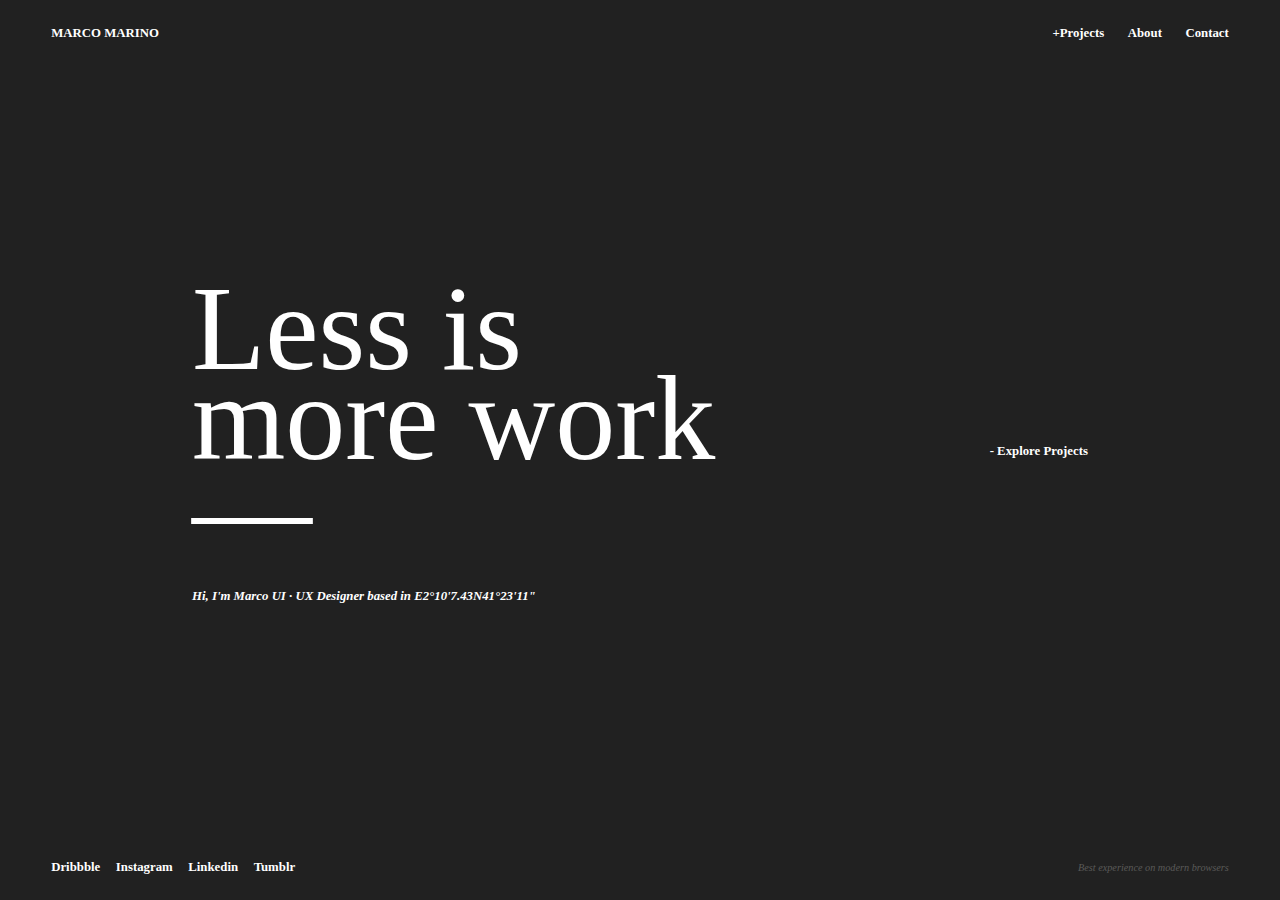
<file: index.html>
<!DOCTYPE html>
<html lang="en">
<head>
    <meta charset="UTF-8">
    <meta name="viewport" content="width=device-width, initial-scale=1.0">
    <link rel="stylesheet" href="css/style.min.css">
    <title>07 - Marco - Home</title>
</head>
<body class="body-bg">
    <div class="bg"></div>
    <div class="endContact"></div>
    <header class="header">
        <nav class="main-nav">
            <a href="index.html">Marco Marino</a>
            <a href="projects.html">+Projects</a>
            <a href="about.html">About</a>
            <a href="#" class="navContact">Contact</a>
        </nav>
    </header>
    <main class="main-home main">
        <section class="home-content">
            <div class="home-left">
                <h1>Less is more work —</h1>
                <p>Hi, I'm Marco UI · UX Designer based in E2°10'7.43N41°23'11"</p>
            </div>
            <div class="home-right">
                <a href="projects.html">- Explore Projects</a>
            </div>
        </section>
    </main>
    <div class="contact">
        <form action="" method="post">
            <div>
                <p>Hello! Let's work together.</p>
                <div class="cursorEnd">
                    <div></div>
                    <div></div>
                </div>
            </div>
            <div>
                <input type="text" name="firstName" id="firstName" placeholder="First name">
                <input type="text" name="secondName" id="secondName" placeholder="Second name">
            </div>
            <input type="email" name="email" id="email" placeholder="Email adress">
            <textarea name="textContact" id="textContact" cols="30" rows="10" placeholder="Project description"></textarea>
            <input type="submit" value="send request" id="sendBtn" onclick="">
            <a href="#">Download resume</a>
        </form>
    </div>
    <footer class="footer">
        <div class="footer-nav">
            <nav class="socials">
                <a href="#">Dribbble</a>
                <a href="#">Instagram</a>
                <a href="#">Linkedin</a>
                <a href="#">Tumblr</a>
            </nav>
        </div>
        <div class="small">
            <small>Best experience on modern browsers</small>
        </div>
    </footer>
<script src="js/script.js"></script>
</body>
</html>
</file>
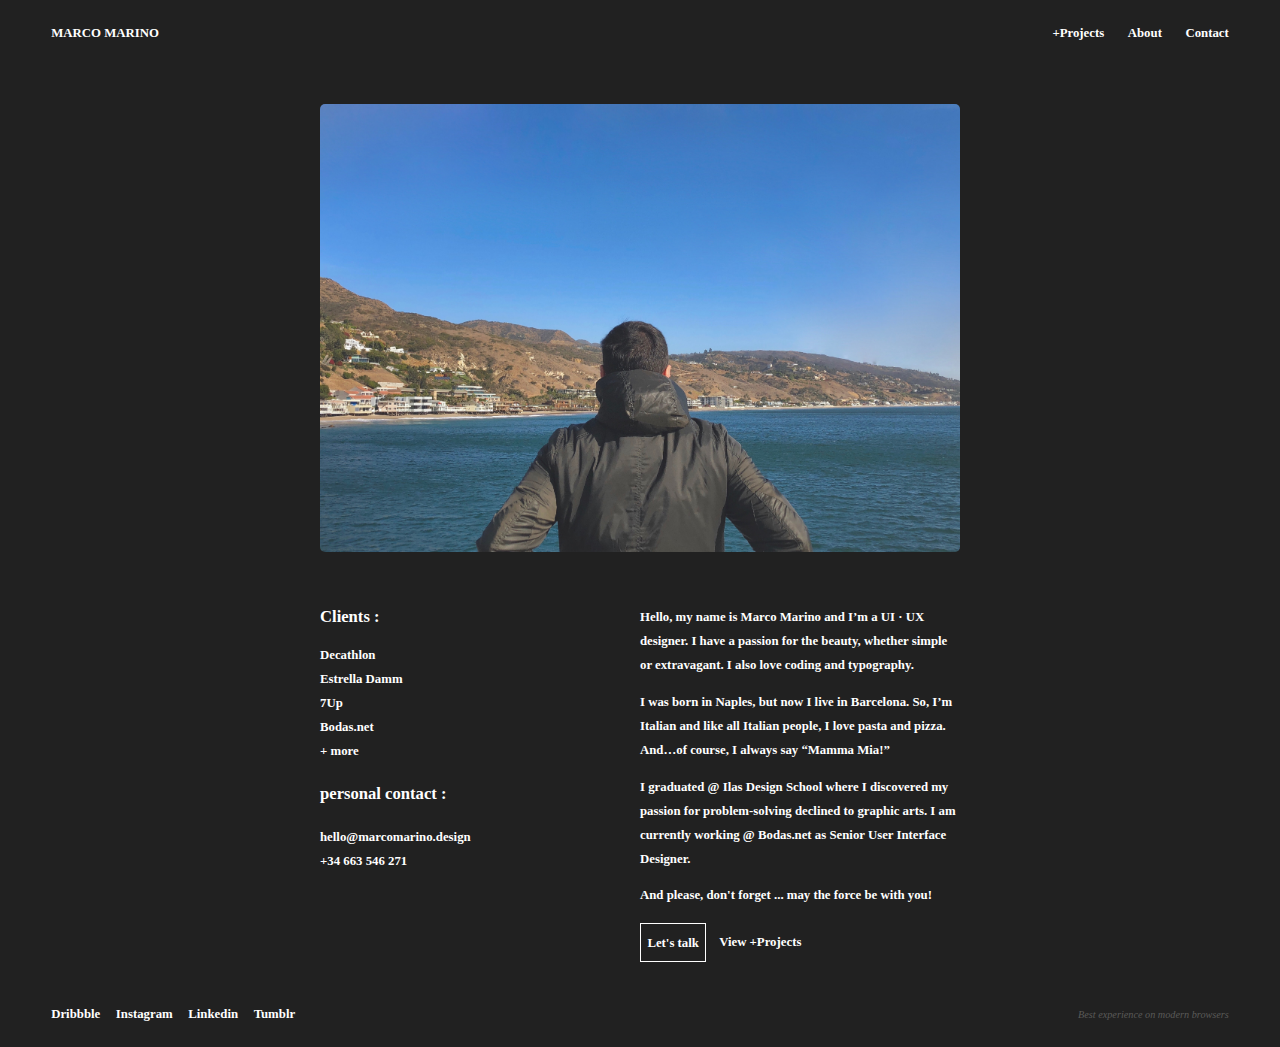
<file: about.html>
<!DOCTYPE html>
<html lang="en">
<head>
    <meta charset="UTF-8">
    <meta name="viewport" content="width=device-width, initial-scale=1.0">
    <link rel="stylesheet" href="css/style.min.css">
    <title>07 - Marco - About</title>
</head>
<body>
    <div class="bg"></div>
    <div class="endContact"></div>
    <header class="header">
        <nav class="main-nav">
            <a href="index.html">Marco Marino</a>
            <a href="projects.html">+Projects</a>
            <a href="about.html">About</a>
            <a href="#" class="navContact">Contact</a>
        </nav>
    </header>
    <main class="main-about">
        <section class="about-content">
            <img src="img/about-img.jpg" alt="Beautiful view with sun">
            <div class="about-content-txt">
                <div class="content-txt-left">
                    <p><span>Clients :</span></p>
                    <p>
                        Decathlon<br>
                        Estrella Damm<br>
                        7Up<br>
                        Bodas.net<br>
                        + more<br>
                    </p>
                    <p><span>personal contact :</span></p>
                    <p>
                        hello@marcomarino.design<br>
                        +34 663 546 271
                    </p>
                </div>
                <div class="content-txt-right">
                    <p>Hello, my name is Marco Marino and I’m a UI · UX designer. I have a passion for the beauty, whether simple or extravagant. I also love coding and typography.</p>
                    <p>I was born in Naples, but now I live in Barcelona. So, I’m Italian and like all Italian people, I love pasta and pizza. And…of course, I always say “Mamma Mia!”</p>
                    <p>I graduated @ Ilas Design School where I discovered my passion for problem-solving declined to graphic arts. I am currently working @ Bodas.net as Senior User Interface Designer.</p>
                    <p>And please, don't forget ... may the force be with you!</p>
                    <p><a href="projects.html" class="btn">Let's talk</a><a href="projects.html">View +Projects</a></p>
                </div>
            </div>
        </section>
    </main>
    <div class="contact">
        <form action="" method="post">
            <div>
                <p>Hello! Let's work together.</p>
                <div class="cursorEnd">
                    <div></div>
                    <div></div>
                </div>
            </div>
            <div>
                <input type="text" name="firstName" id="firstName" placeholder="First name">
                <input type="text" name="secondName" id="secondName" placeholder="Second name">
            </div>
            <input type="email" name="email" id="email" placeholder="Email adress">
            <textarea name="textContact" id="textContact" cols="30" rows="10" placeholder="Project description"></textarea>
            <input type="submit" value="send request" id="sendBtn" onclick="">
            <a href="#">Download resume</a>
        </form>
    </div>
    <footer class="footer">
        <div class="footer-nav">
            <nav class="socials">
                <a href="#">Dribbble</a>
                <a href="#">Instagram</a>
                <a href="#">Linkedin</a>
                <a href="#">Tumblr</a>
            </nav>
        </div>
        <div class="small">
            <small>Best experience on modern browsers</small>
        </div>
    </footer>
<script src="js/script.js"></script>
</body>
</html>
</file>
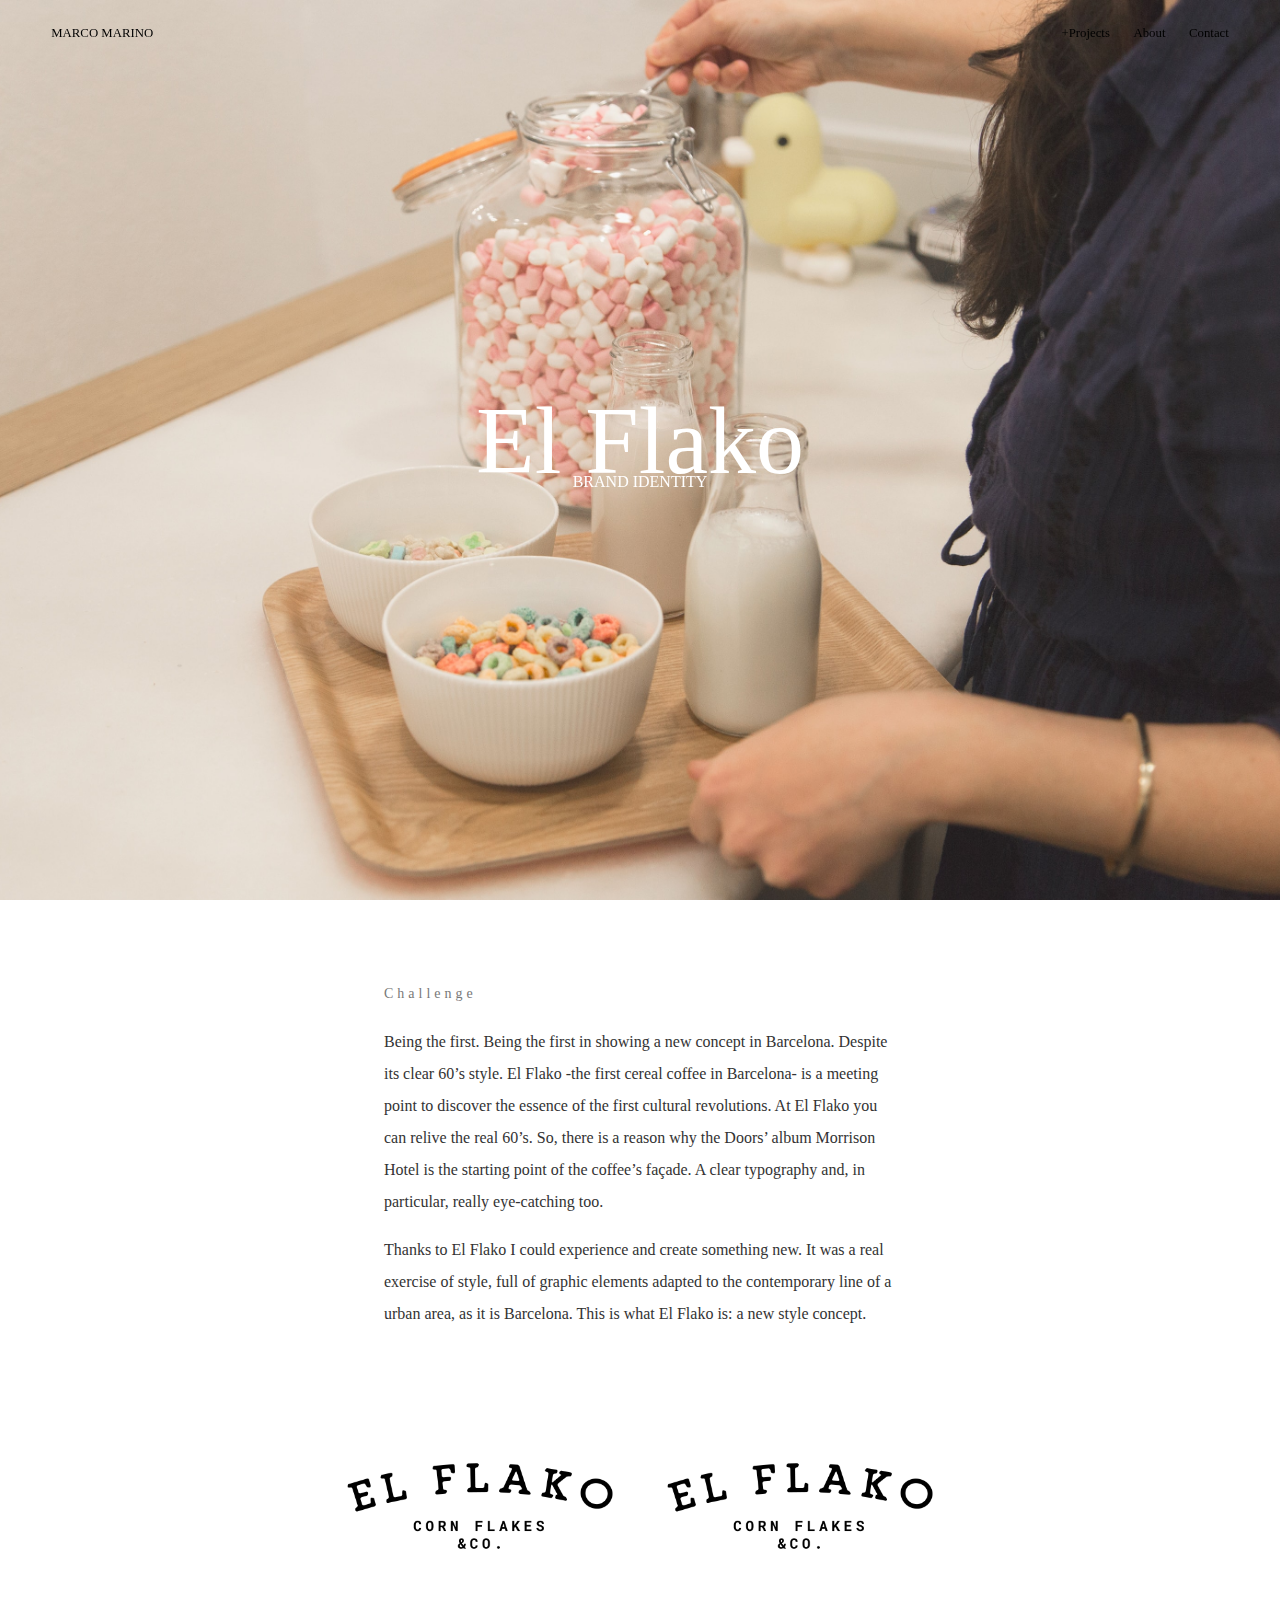
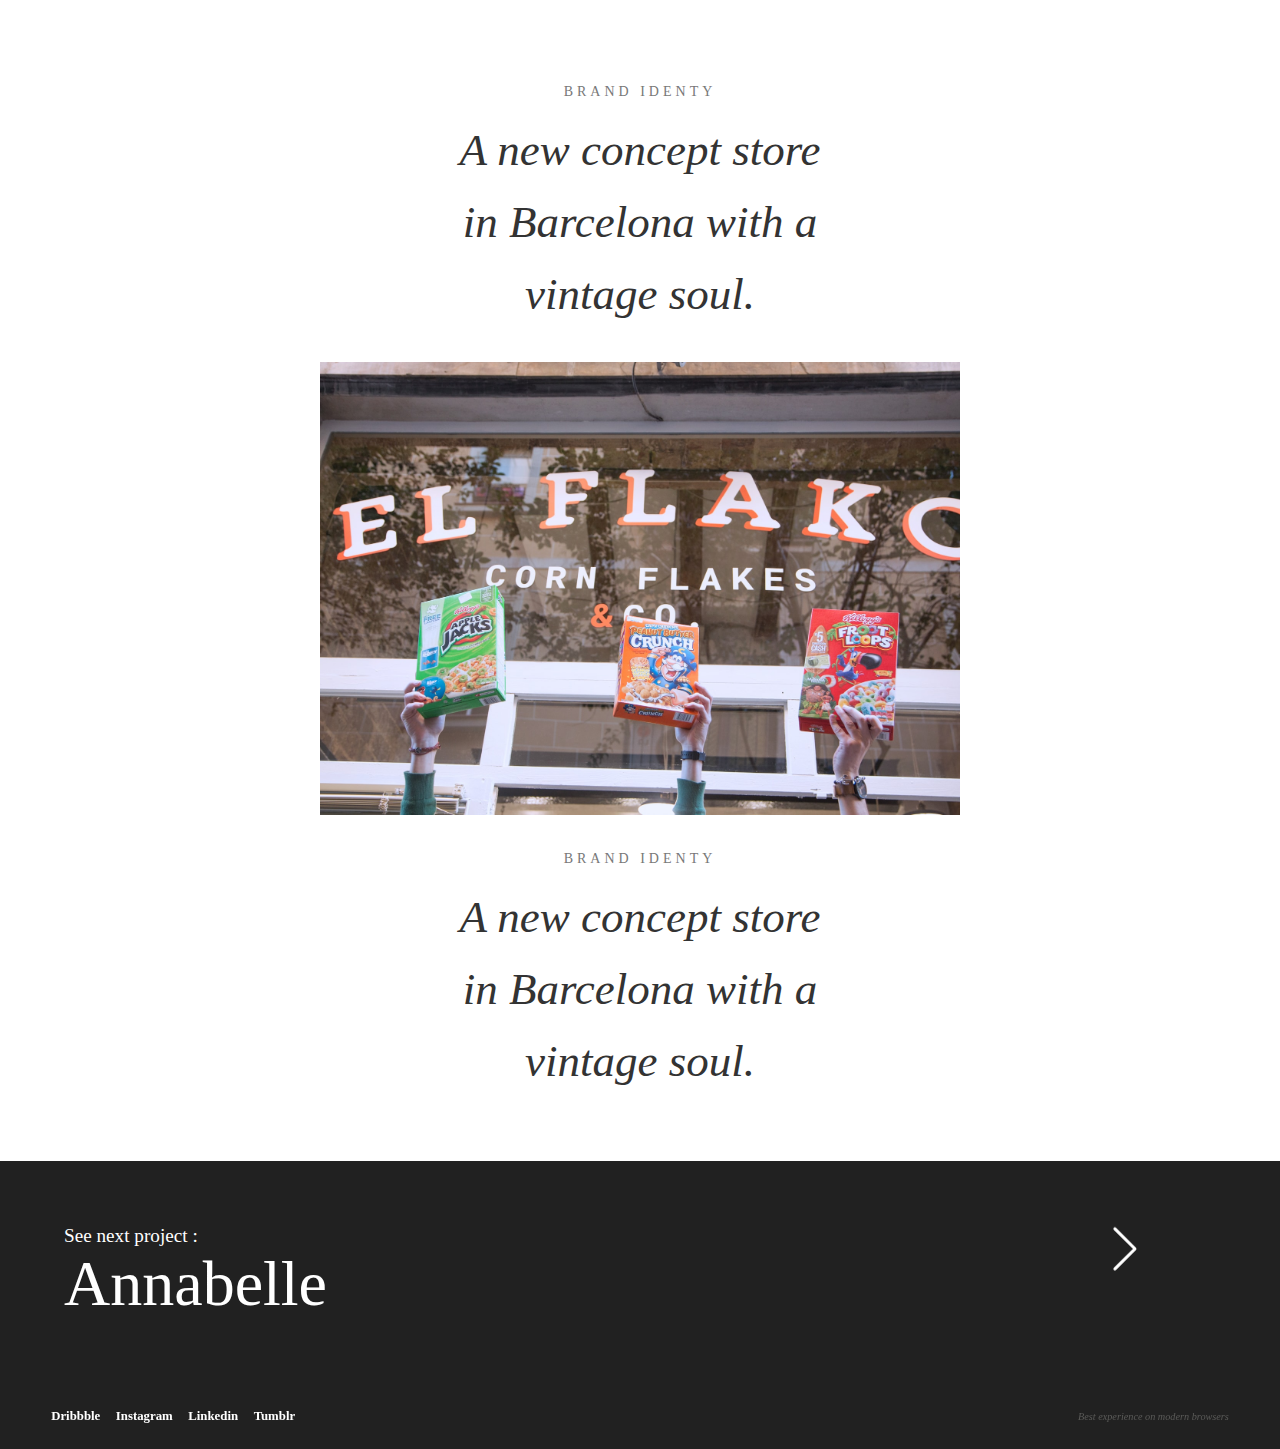
<file: flako.html>
<!DOCTYPE html>
<html lang="en">
<head>
    <meta charset="UTF-8">
    <meta name="viewport" content="width=device-width, initial-scale=1.0">
    <link rel="stylesheet" href="css/style.min.css">
    <title>07 - Marco - Home</title>
</head>
<body class="body-bg">
    <div class="bg"></div>
    <div class="endContact"></div>
    <header class="header header-projects">
        <nav class="main-nav nav-dark">
            <a href="index.html">Marco Marino</a>
            <a href="projects.html">+Projects</a>
            <a href="about.html">About</a>
            <a href="#" class="navContact">Contact</a>
        </nav>
        <div>
            <p>El Flako</p>
            <p>BRAND IDENTITY</p>
        </div>
    </header>
    <main class="main-flako wrap">
        <section class="flako-content">
                <p>Challenge</p>
                <p>Being the first. Being the first in showing a new concept in Barcelona. Despite its clear 60’s style. El Flako -the first cereal coffee in Barcelona- is a meeting point to discover the essence of the first cultural revolutions. At El Flako you can relive the real 60’s. So, there is a reason why the Doors’ album Morrison Hotel is the starting point of the coffee’s façade. A clear typography and, in particular, really eye-catching too.</p>
                <p>Thanks to El Flako I could experience and create something new. It was a real exercise of style, full of graphic elements adapted to the contemporary line of a urban area, as it is Barcelona. This is what El Flako is: a new style concept.
                </p>
        </section>
        <section class="flako-img-duo">
            <div><img src="img/Brand-Press_Black.png" alt=""></div>
            <div><img src="img/Brand-Press_Black.png" alt=""></div>
        </section>
        <section class="flako-typo-important">
            <p>BRAND IDENTY</p>
            <p>A new concept store in Barcelona with a vintage soul.</p>
        </section>
        <section class="flako-img-solo">
            <div><img src="img/flako6-min.jpg" alt=""></div>
        </section>
        <section class="flako-typo-important">
            <p>BRAND IDENTY</p>
            <p>A new concept store in Barcelona with a vintage soul.</p>
        </section>
    </main>
    <div class="contact">
        <form action="" method="post">
            <div>
                <p>Hello! Let's work together.</p>
                <div class="cursorEnd">
                    <div></div>
                    <div></div>
                </div>
            </div>
            <div>
                <input type="text" name="firstName" id="firstName" placeholder="First name">
                <input type="text" name="secondName" id="secondName" placeholder="Second name">
            </div>
            <input type="email" name="email" id="email" placeholder="Email adress">
            <textarea name="textContact" id="textContact" cols="30" rows="10" placeholder="Project description"></textarea>
            <input type="submit" value="send request" id="sendBtn" onclick="">
            <a href="#">Download resume</a>
        </form>
    </div>
    <div class="next-project">
        <a href="#">
            <div>
                <p>See next project :</p>
                <p>Annabelle</p>
            </div>
            <div>
                <img src="img/down-arrow.svg" alt="">
            </div>
        </a>
    </div>
    <footer class="footer">
        <div class="footer-nav">
            <nav class="socials">
                <a href="#">Dribbble</a>
                <a href="#">Instagram</a>
                <a href="#">Linkedin</a>
                <a href="#">Tumblr</a>
            </nav>
        </div>
        <div class="small">
            <small>Best experience on modern browsers</small>
        </div>
    </footer>
<script src="js/script.js"></script>
</body>
</html>
</file>
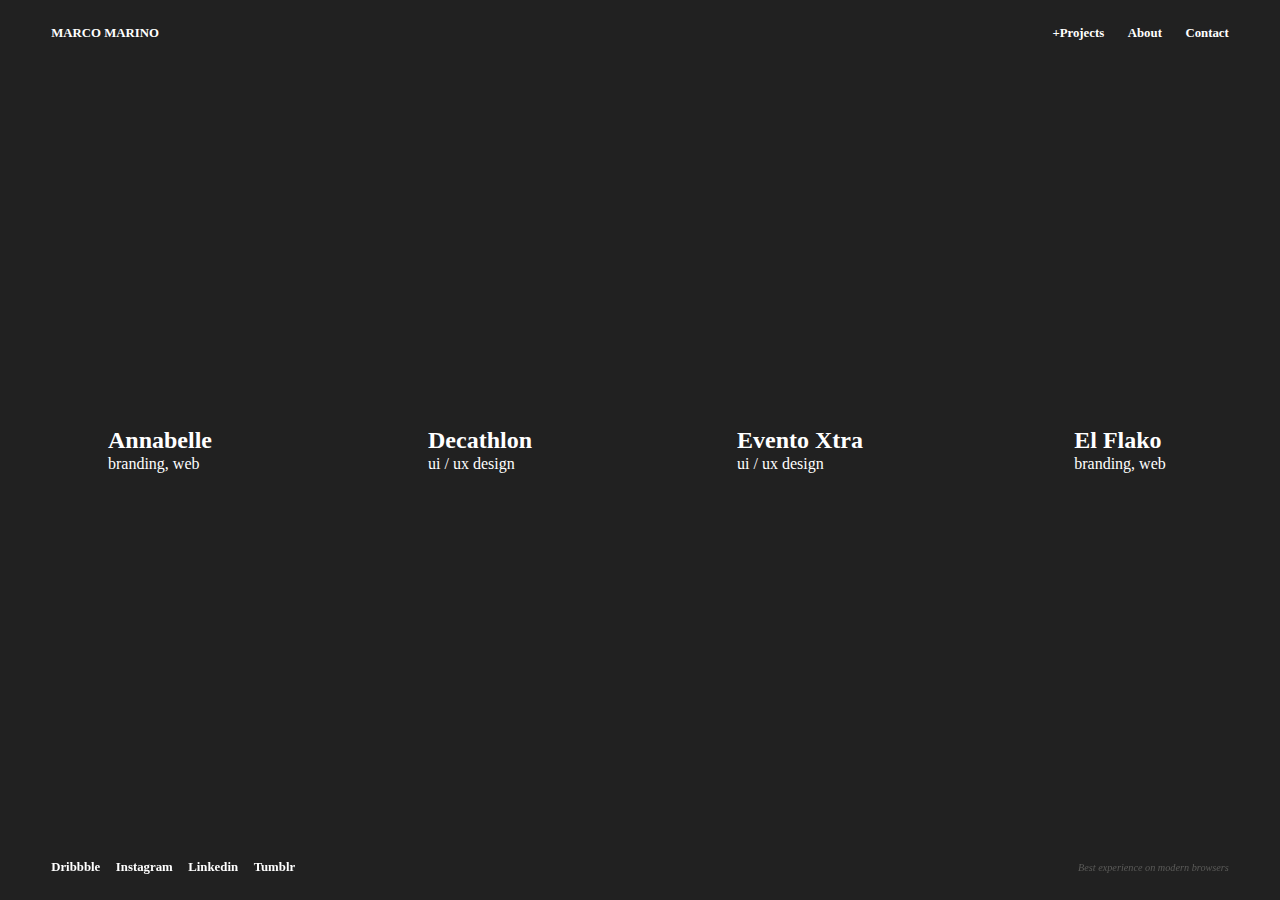
<file: projects.html>
<!DOCTYPE html>
<html lang="en">
<head>
    <meta charset="UTF-8">
    <meta name="viewport" content="width=device-width, initial-scale=1.0">
    <link rel="stylesheet" href="css/style.min.css">
    <title>07 - Marco - Pojects</title>
</head>
<body class="body-bg">
    <div class="bg"></div>
    <div class="endContact"></div>
    <header class="header">
        <nav class="main-nav">
            <a href="index.html">Marco Marino</a>
            <a href="projects.html">+Projects</a>
            <a href="about.html">About</a>
            <a href="#" class="navContact">Contact</a>
        </nav>
    </header>
    <main class="main-projects">
        <section class="box1">
            <a href="#">
                <h2>Annabelle</h2>
                <p>branding, web</p>
            </a>
        </section>
        <section class="box2">
            <a href="#">
                <h2>Decathlon</h2>
                <p>ui / ux design</p>
            </a>
        </section>
        <section class="box3">
            <a href="#">
                <h2>Evento Xtra</h2>
                <p>ui / ux design</p>
            </a>
        </section>
        <section class="box4">
            <a href="flako.html">
                <h2>El Flako</h2>
                <p>branding, web</p>
            </a>
        </section>
    </main>
    <div class="contact">
        <form action="" method="post">
            <div>
                <p>Hello! Let's work together.</p>
                <div class="cursorEnd">
                    <div></div>
                    <div></div>
                </div>
            </div>
            <div>
                <input type="text" name="firstName" id="firstName" placeholder="First name">
                <input type="text" name="secondName" id="secondName" placeholder="Second name">
            </div>
            <input type="email" name="email" id="email" placeholder="Email adress">
            <textarea name="textContact" id="textContact" cols="30" rows="10" placeholder="Project description"></textarea>
            <input type="submit" value="send request" id="sendBtn" onclick="">
            <a href="#">Download resume</a>
        </form>
    </div>
    <footer class="footer footer-projects">
        <div class="footer-nav">
            <nav class="socials">
                <a href="#">Dribbble</a>
                <a href="#">Instagram</a>
                <a href="#">Linkedin</a>
                <a href="#">Tumblr</a>
            </nav>
        </div>
        <div class="small">
            <small>Best experience on modern browsers</small>
        </div>
    </footer>
<script src="js/script.js"></script>
</body>
</html>
</file>
<file: css/style.min.css>
/*! normalize.css v8.0.1 | MIT License | github.com/necolas/normalize.css */@import url("https://fonts.googleapis.com/css2?family=Montserrat:ital,wght@0,100;0,200;0,300;0,400;0,500;0,600;0,700;0,800;0,900;1,100;1,200;1,300;1,400;1,500;1,600;1,700;1,800;1,900&display=swap");*,*::before,*::after{-webkit-box-sizing:border-box;box-sizing:border-box}html{line-height:1.15;-webkit-text-size-adjust:100%}body{margin:0}main{display:block}h1{font-size:2em;margin:0.67em 0}hr{-webkit-box-sizing:content-box;box-sizing:content-box;height:0;overflow:visible}pre{font-family:monospace, monospace;font-size:1em}a{background-color:transparent}abbr[title]{border-bottom:none;text-decoration:underline;-webkit-text-decoration:underline dotted;text-decoration:underline dotted}b,strong{font-weight:bolder}code,kbd,samp{font-family:monospace, monospace;font-size:1em}small{font-size:80%}sub,sup{font-size:75%;line-height:0;position:relative;vertical-align:baseline}sub{bottom:-0.25em}sup{top:-0.5em}img{border-style:none}button,input,optgroup,select,textarea{font-family:inherit;font-size:100%;line-height:1.15;margin:0}button,input{overflow:visible}button,select{text-transform:none}button,[type="button"],[type="reset"],[type="submit"]{-webkit-appearance:button}button::-moz-focus-inner,[type="button"]::-moz-focus-inner,[type="reset"]::-moz-focus-inner,[type="submit"]::-moz-focus-inner{border-style:none;padding:0}button:-moz-focusring,[type="button"]:-moz-focusring,[type="reset"]:-moz-focusring,[type="submit"]:-moz-focusring{outline:1px dotted ButtonText}fieldset{padding:0.35em 0.75em 0.625em}legend{-webkit-box-sizing:border-box;box-sizing:border-box;color:inherit;display:table;max-width:100%;padding:0;white-space:normal}progress{vertical-align:baseline}textarea{overflow:auto}[type="checkbox"],[type="radio"]{-webkit-box-sizing:border-box;box-sizing:border-box;padding:0}[type="number"]::-webkit-inner-spin-button,[type="number"]::-webkit-outer-spin-button{height:auto}[type="search"]{-webkit-appearance:textfield;outline-offset:-2px}[type="search"]::-webkit-search-decoration{-webkit-appearance:none}::-webkit-file-upload-button{-webkit-appearance:button;font:inherit}details{display:block}summary{display:list-item}template{display:none}[hidden]{display:none}@font-face{font-family:"Circularpro book";src:url("https://www.marcomarino.design/fonts/CircularPro-Book.otf") format("opentype")}body{font-family:"Circularpro book"}.header{width:100%}.header-projects{background:url("../img/flako.jpg");background-position:center;background-repeat:no-repeat;background-size:cover;background-attachment:fixed;min-height:100vh;position:relative}.header-projects div{position:fixed;display:-webkit-box;display:-ms-flexbox;display:flex;-webkit-box-pack:center;-ms-flex-pack:center;justify-content:center;-webkit-box-align:center;-ms-flex-align:center;align-items:center;-webkit-box-orient:vertical;-webkit-box-direction:normal;-ms-flex-direction:column;flex-direction:column;width:100%;height:100%;color:#fff}.header-projects div p:nth-of-type(1){font-size:6em;margin:0;line-height:65px}.header-projects div p:nth-of-type(2){font-size:1em;margin:0;text-transform:uppercase}.footer{position:relative;z-index:999;display:-webkit-box;display:-ms-flexbox;display:flex;-webkit-box-align:end;-ms-flex-align:end;align-items:flex-end;width:100%;color:#fff;font-size:0.8em;padding:0 4% 2% 4%}@media screen and (max-width: 991px){.footer{display:none}}.footer .footer-nav{width:35%;margin-right:auto}.footer .footer-nav a{color:inherit;text-decoration:none;font-size:inherit;font-weight:600;margin-right:3%}.footer small{color:#5a5a58;font-style:italic}.next-project{padding:5% 5%;width:100%}.next-project a{display:-webkit-box;display:-ms-flexbox;display:flex;-webkit-box-orient:horizontal;-webkit-box-direction:normal;-ms-flex-direction:row;flex-direction:row;-ms-flex-wrap:nowrap;flex-wrap:nowrap;width:100%;color:#fff;text-decoration:none}.next-project a div:nth-of-type(1){margin-right:auto;width:30%}.next-project a div:nth-of-type(1) p:nth-of-type(1){font-size:1.2em;margin:0}.next-project a div:nth-of-type(1) p:nth-of-type(2){font-size:4em;margin:0}.next-project a div:nth-of-type(2){width:10%}.next-project a div:nth-of-type(2) img{-webkit-transform:rotate(-90deg);transform:rotate(-90deg);-webkit-filter:invert(1);filter:invert(1);height:40%}.main-nav{position:relative;z-index:999;display:-webkit-box;display:-ms-flexbox;display:flex;width:100%;padding:2% 4% 0 4%}@media screen and (max-width: 991px){.main-nav{-ms-flex-pack:distribute;justify-content:space-around;-ms-flex-wrap:wrap;flex-wrap:wrap;background-color:#242424;padding:2% 4% 2% 4%;position:fixed;top:0}}.main-nav a{text-decoration:none;color:#fff;font-size:0.8em;font-weight:600}.main-nav a:nth-child(1){margin-right:auto;text-transform:uppercase}@media screen and (max-width: 991px){.main-nav a:nth-child(1){width:100%;text-align:center;margin-bottom:50px}}.main-nav a:nth-child(3),.main-nav a:nth-child(4){margin-left:2%}.nav-dark{position:fixed;top:0}.nav-dark a{color:#000;font-weight:400}.bg{-webkit-animation:.9s ease-in-out slide;animation:.9s ease-in-out slide;background:#1a1a1a;height:100%;width:100%;left:0;opacity:1;position:fixed;z-index:9999;-webkit-transform:translateX(100%);transform:translateX(100%)}@-webkit-keyframes slide{0%{-webkit-transform:translateX(0%);transform:translateX(0%)}100%{-webkit-transform:translateX(100%);transform:translateX(100%)}}@keyframes slide{0%{-webkit-transform:translateX(0%);transform:translateX(0%)}100%{-webkit-transform:translateX(100%);transform:translateX(100%)}}body{background-color:#212121}.body-bg{height:100vh;width:100%;display:-webkit-box;display:-ms-flexbox;display:flex;-ms-flex-wrap:wrap;flex-wrap:wrap}.main-home{padding:0 15%;color:#fff;width:100%;display:-webkit-box;display:-ms-flexbox;display:flex}@media screen and (max-width: 991px){.main-home{padding:0 10%}}.main-home .home-content{width:100%;display:-webkit-box;display:-ms-flexbox;display:flex;-webkit-box-align:center;-ms-flex-align:center;align-items:center}.main-home .home-content .home-left{width:65%}.main-home .home-content .home-left h1{margin:0;font-size:7.5em;font-weight:500;line-height:90px}.main-home .home-content .home-left p{font-size:0.8em;font-weight:600;font-style:italic;margin-top:35px}@media screen and (max-width: 991px){.main-home .home-content .home-left{width:100%}}.main-home .home-content .home-right{width:35%;text-align:right}.main-home .home-content .home-right a{text-decoration:none;color:inherit;font-size:0.8em;font-weight:600}@media screen and (max-width: 991px){.main-home .home-content .home-right{display:none}}@media screen and (max-width: 991px){.main-home .home-content{-webkit-box-align:start;-ms-flex-align:start;align-items:flex-start}}.main-projects{position:absolute;top:0;left:0;width:100%;height:100vh;display:-webkit-box;display:-ms-flexbox;display:flex;-webkit-box-orient:horizontal;-webkit-box-direction:normal;-ms-flex-flow:row nowrap;flex-flow:row nowrap;-webkit-box-align:center;-ms-flex-align:center;align-items:center;color:#fff}@media screen and (max-width: 991px){.main-projects{-webkit-box-orient:vertical;-webkit-box-direction:normal;-ms-flex-direction:column;flex-direction:column;height:auto}}.main-projects section{position:relative;width:25%;height:100%;display:-webkit-box;display:-ms-flexbox;display:flex;-webkit-box-orient:vertical;-webkit-box-direction:normal;-ms-flex-flow:column;flex-flow:column;-webkit-box-pack:center;-ms-flex-pack:center;justify-content:center;-webkit-box-align:center;-ms-flex-align:center;align-items:center;-webkit-transition:.3s all ease-in-out;transition:.3s all ease-in-out}@media screen and (max-width: 991px){.main-projects section{width:100%;height:90vh}.main-projects section h2{font-size:4em;font-weight:300}}.main-projects .box1 a:before{content:'';position:absolute;top:0;left:0;z-index:-1;background-size:cover;background-position:center;opacity:0;-webkit-transition:.3s all ease-in-out;transition:.3s all ease-in-out}@media screen and (max-width: 991px){.main-projects .box1 a:before{opacity:1;width:100%;height:100%}}.main-projects .box1 a:hover::before{width:100%;height:100%;opacity:1}.main-projects .box1 a::before{background-image:url("../img/annabelle.jpg")}.main-projects .box2 a:before{content:'';position:absolute;top:0;left:0;z-index:-1;background-size:cover;background-position:center;opacity:0;-webkit-transition:.3s all ease-in-out;transition:.3s all ease-in-out}@media screen and (max-width: 991px){.main-projects .box2 a:before{opacity:1;width:100%;height:100%}}.main-projects .box2 a:hover::before{width:100%;height:100%;opacity:1}.main-projects .box2 a::before{background-image:url("../img/decathlon.png")}.main-projects .box3 a:before{content:'';position:absolute;top:0;left:0;z-index:-1;background-size:cover;background-position:center;opacity:0;-webkit-transition:.3s all ease-in-out;transition:.3s all ease-in-out}@media screen and (max-width: 991px){.main-projects .box3 a:before{opacity:1;width:100%;height:100%}}.main-projects .box3 a:hover::before{width:100%;height:100%;opacity:1}.main-projects .box3 a::before{background-image:url("../img/eventoxtra-header.jpg")}.main-projects .box4 a:before{content:'';position:absolute;top:0;left:0;z-index:-1;background-size:cover;background-position:center;opacity:0;-webkit-transition:.3s all ease-in-out;transition:.3s all ease-in-out}@media screen and (max-width: 991px){.main-projects .box4 a:before{opacity:1;width:100%;height:100%}}.main-projects .box4 a:hover::before{width:100%;height:100%;opacity:1}.main-projects .box4 a::before{background-image:url("../img/flako-b.jpg")}.main-projects a{color:inherit;text-decoration:none;display:-webkit-box;display:-ms-flexbox;display:flex;-webkit-box-orient:vertical;-webkit-box-direction:normal;-ms-flex-flow:column wrap;flex-flow:column wrap;-webkit-box-pack:center;-ms-flex-pack:center;justify-content:center}.main-projects h2{margin:0}.main-projects p{margin:0}.footer-projects{position:fixed;z-index:5000;bottom:0}.main-about{color:#fff;width:100%}.main-about .about-content{width:50%;margin:0 auto;font-size:0.8em;font-weight:600;line-height:24px}.main-about .about-content img{width:100%;border-radius:5px;margin:10% auto 5% auto}.main-about .about-content .about-content-txt{display:-webkit-box;display:-ms-flexbox;display:flex;margin-bottom:5%}@media screen and (max-width: 767px){.main-about .about-content .about-content-txt{-ms-flex-wrap:wrap;flex-wrap:wrap}}.main-about .about-content .about-content-txt .content-txt-left{width:50%}.main-about .about-content .about-content-txt .content-txt-left p span{font-size:1.3em}.main-about .about-content .about-content-txt .content-txt-left p:nth-child(3) span{display:inline-block;margin:2% 0}@media screen and (max-width: 767px){.main-about .about-content .about-content-txt .content-txt-left{width:100%}}.main-about .about-content .about-content-txt .content-txt-right{width:50%}.main-about .about-content .about-content-txt .content-txt-right p:nth-child(5){margin-top:5%}.main-about .about-content .about-content-txt .content-txt-right p .btn{display:inline-block;border:1px solid #fff;padding:2%;margin-right:4%}.main-about .about-content .about-content-txt .content-txt-right p a{color:inherit;text-decoration:none;font-size:inherit}@media screen and (max-width: 767px){.main-about .about-content .about-content-txt .content-txt-right{width:100%;margin-bottom:100px}}@media screen and (max-width: 991px){.main-about .about-content{width:80%}}@media screen and (max-width: 767px){.main-about .about-content{width:90%}}.contact{position:fixed;top:0;right:-100vw;z-index:9999;height:100%;width:600px;background-color:#242424;color:#fff}@media screen and (max-width: 991px){.contact{width:100%}}.contact form{width:100%;padding:4%}.contact form div:nth-child(1){display:-webkit-box;display:-ms-flexbox;display:flex;font-size:2em}.contact form div:nth-child(1) p{margin-right:auto}.contact form div:nth-child(1) .cursorEnd{position:relative}.contact form div:nth-child(1) .cursorEnd div:nth-child(1){position:absolute;top:50%;left:50%;width:20px;height:4px;background:white;border:1px solid #747272;border-radius:2px;margin:2px 0;-webkit-transform:translate(-50%, -50%) rotate(45deg);transform:translate(-50%, -50%) rotate(45deg)}.contact form div:nth-child(1) .cursorEnd div:nth-child(2){position:absolute;top:50%;left:50%;width:20px;height:4px;background:white;border:1px solid #747272;border-radius:2px;margin:2px 0;-webkit-transform:translate(-50%, -50%) rotate(-45deg);transform:translate(-50%, -50%) rotate(-45deg)}.contact form div:nth-child(2){display:-webkit-box;display:-ms-flexbox;display:flex;margin-bottom:20px}.contact form div:nth-child(2) #firstName{width:48%;height:50px;color:#fff;background-color:#5a5a58;margin-right:auto;border-radius:7px}.contact form div:nth-child(2) #secondName{width:48%;height:50px;color:#fff;background-color:#5a5a58;border-radius:7px}.contact form #email{width:100%;height:50px;color:#fff;background-color:#5a5a58;margin-bottom:20px;border-radius:7px}.contact form #textContact{width:100%;color:#fff;background-color:#5a5a58;border-radius:7px;margin-bottom:20px}.contact form #sendBtn{margin-right:20px;display:inline-block;border:1px solid #fff;padding:2%;margin-right:4%;background-color:transparent;color:inherit}.contact form a{color:inherit}.activeContact{right:0}.endContact{width:100%;height:100%;position:fixed;background-color:transparent;display:none;z-index:888}.endContactActive{display:block}.main-flako{background-color:#fff;width:100%}.main-flako .flako-content{padding:0 10%}.main-flako .flako-content p:first-child{color:#787878;font-size:14px;letter-spacing:4px}.main-flako .flako-content p{color:#333;font-size:16px;line-height:32px;font-weight:300;text-align:left;letter-spacing:0px}.main-flako .flako-typo-important p:nth-of-type(1){color:#787878;font-size:14px;text-align:center;letter-spacing:4px}.main-flako .flako-typo-important p:nth-of-type(2){width:60%;margin:0 auto;color:#333;font-size:45px;line-height:72px;font-style:italic;text-align:center}.main-flako .flako-img-duo{display:-webkit-box;display:-ms-flexbox;display:flex}.main-flako .flako-img-duo div{width:50%}.main-flako .flako-img-duo div img{width:100%}.main-flako .flako-img-solo{margin:5% 0;display:-webkit-box;display:-ms-flexbox;display:flex}.main-flako .flako-img-solo div{width:100%}.main-flako .flako-img-solo div img{width:100%}.main-flako.wrap{padding:5% 25%;position:relative;z-index:100}
/*# sourceMappingURL=style.min.css.map */
</file>
